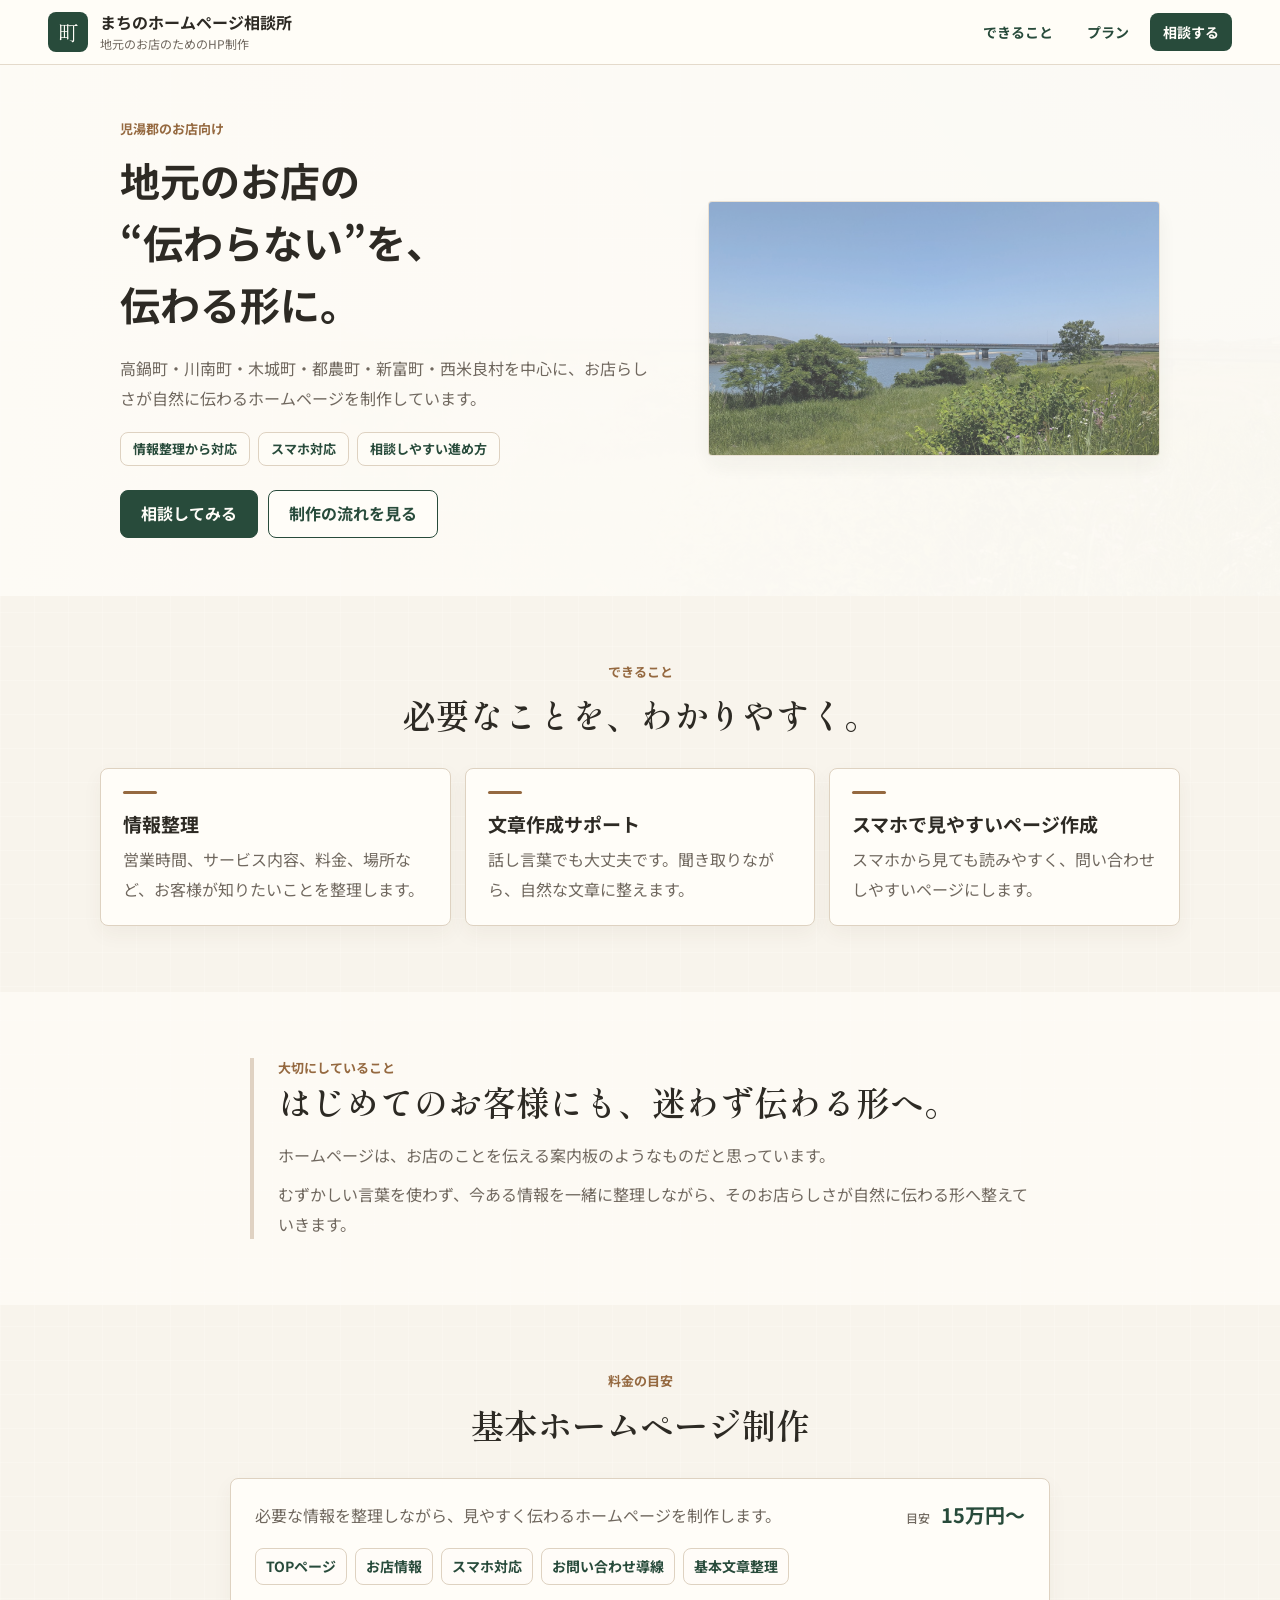
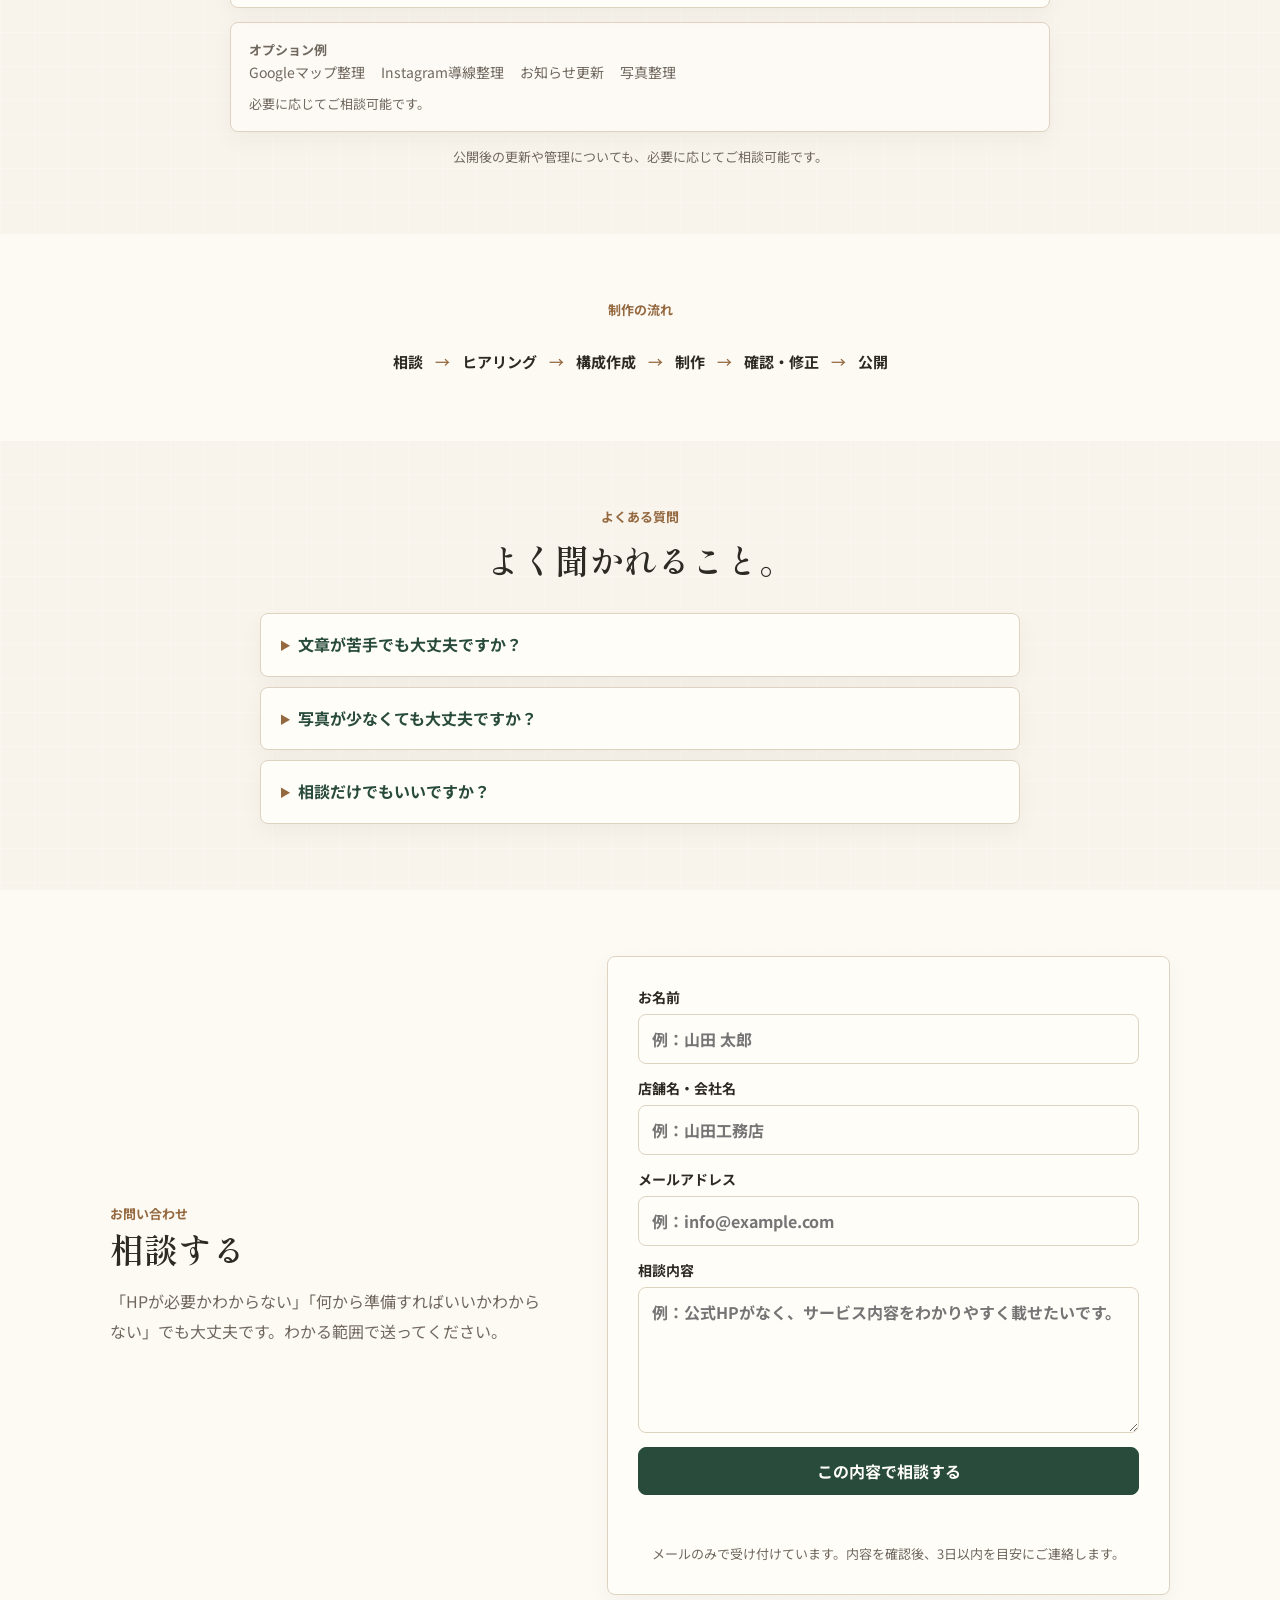
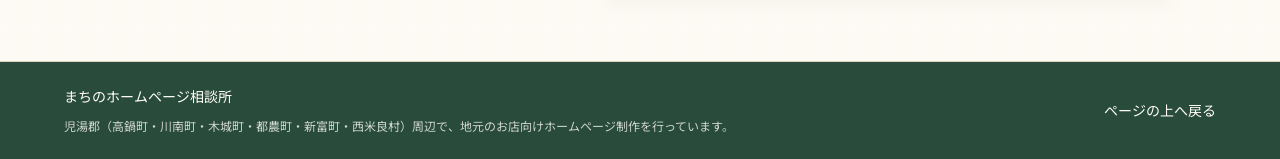
<file: index.html>
<!doctype html>
<html lang="ja">
  <head>
    <meta charset="UTF-8" />
    <meta name="viewport" content="width=device-width, initial-scale=1.0" />
    <meta
      name="description"
      content="児湯郡（高鍋町・川南町・木城町・都農町・新富町・西米良村）を中心に、地元のお店向けホームページを制作しています。"
    />
    <title>まちのホームページ相談所 | 地元のお店のためのHP制作</title>
    <link rel="preconnect" href="https://fonts.googleapis.com" />
    <link rel="preconnect" href="https://fonts.gstatic.com" crossorigin />
    <link
      href="https://fonts.googleapis.com/css2?family=Noto+Sans+JP:wght@400;500;700&family=Shippori+Mincho:wght@500;600&display=swap"
      rel="stylesheet"
    />
    <!-- Google tag (gtag.js) -->
    <script async src="https://www.googletagmanager.com/gtag/js?id=G-X60W0FZ02B"></script>
    <script>
      window.dataLayer = window.dataLayer || [];
      function gtag(){dataLayer.push(arguments);}
      gtag('js', new Date());

      gtag('config', 'G-X60W0FZ02B');
    </script>
    <link rel="stylesheet" href="./styles.css" />
    <script src="./app.js" defer></script>
  </head>
  <body>
    <header class="site-header">
      <a class="brand" href="#top" aria-label="まちのホームページ相談所 トップへ">
        <span class="brand-mark">町</span>
        <span>
          <strong>まちのホームページ相談所</strong>
          <small>地元のお店のためのHP制作</small>
        </span>
      </a>
      <nav class="header-nav" aria-label="ページ内メニュー">
        <a href="#service">できること</a>
        <a href="#plans">プラン</a>
        <a href="#contact">相談する</a>
      </nav>
    </header>

    <main id="top">
      <section class="hero section-band">
        <div class="hero-inner">
          <div class="hero-copy">
            <p class="kicker">児湯郡のお店向け</p>
            <h1>地元のお店の<br />“伝わらない”を、<br />伝わる形に。</h1>
            <p class="hero-lead">
              高鍋町・川南町・木城町・都農町・新富町・西米良村を中心に、お店らしさが自然に伝わるホームページを制作しています。
            </p>
            <div class="hero-points" aria-label="サービスの特徴">
              <span>情報整理から対応</span>
              <span>スマホ対応</span>
              <span>相談しやすい進め方</span>
            </div>
            <div class="hero-actions" aria-label="主な行動">
              <a class="button primary" href="#contact">相談してみる</a>
              <a class="button secondary" href="#flow">制作の流れを見る</a>
            </div>
          </div>

          <div class="hero-visual" aria-label="地元の風景イメージ">
            <img src="./local-river-bridge.jpg" alt="川沿いの緑と橋が見える地元の風景" />
          </div>
        </div>
      </section>

      <section class="section can-do" id="service">
        <div class="section-heading">
          <p class="kicker">できること</p>
          <h2>必要なことを、わかりやすく。</h2>
        </div>
        <div class="service-grid">
          <article>
            <h3>情報整理</h3>
            <p>営業時間、サービス内容、料金、場所など、お客様が知りたいことを整理します。</p>
          </article>
          <article>
            <h3>文章作成サポート</h3>
            <p>話し言葉でも大丈夫です。聞き取りながら、自然な文章に整えます。</p>
          </article>
          <article>
            <h3>スマホで見やすいページ作成</h3>
            <p>スマホから見ても読みやすく、問い合わせしやすいページにします。</p>
          </article>
        </div>
      </section>

      <section class="section story section-band" id="story">
        <div class="story-simple">
          <p class="kicker">大切にしていること</p>
          <h2>はじめてのお客様にも、迷わず伝わる形へ。</h2>
          <p>
            ホームページは、お店のことを伝える案内板のようなものだと思っています。
          </p>
          <p>
            むずかしい言葉を使わず、今ある情報を一緒に整理しながら、そのお店らしさが自然に伝わる形へ整えていきます。
          </p>
        </div>
      </section>

      <section class="section" id="plans">
        <div class="section-heading">
          <p class="kicker">料金の目安</p>
          <h2>基本ホームページ制作</h2>
        </div>
        <div class="plan-box">
          <article class="plan-main">
            <div>
              <p class="plan-text">
                必要な情報を整理しながら、見やすく伝わるホームページを制作します。
              </p>
            </div>
            <p class="price"><span>目安</span> 15万円〜</p>
            <ul class="plan-items">
              <li>TOPページ</li>
              <li>お店情報</li>
              <li>スマホ対応</li>
              <li>お問い合わせ導線</li>
              <li>基本文章整理</li>
            </ul>
          </article>

          <div class="option-box">
            <p class="option-title">オプション例</p>
            <ul>
              <li>Googleマップ整理</li>
              <li>Instagram導線整理</li>
              <li>お知らせ更新</li>
              <li>写真整理</li>
            </ul>
            <p>必要に応じてご相談可能です。</p>
          </div>
        </div>
        <p class="plans-note">公開後の更新や管理についても、必要に応じてご相談可能です。</p>
      </section>

      <section class="section flow section-band" id="flow">
        <div class="section-heading">
          <p class="kicker">制作の流れ</p>
        </div>
        <ol class="flow-list">
          <li>相談</li>
          <li>ヒアリング</li>
          <li>構成作成</li>
          <li>制作</li>
          <li>確認・修正</li>
          <li>公開</li>
        </ol>
      </section>

      <section class="section faq" id="faq">
        <div class="section-heading">
          <p class="kicker">よくある質問</p>
          <h2>よく聞かれること。</h2>
        </div>
        <div class="faq-list">
          <details>
            <summary>文章が苦手でも大丈夫ですか？</summary>
            <p>大丈夫です。お話を聞きながら、自然でわかりやすい文章に整えます。</p>
          </details>
          <details>
            <summary>写真が少なくても大丈夫ですか？</summary>
            <p>今ある写真を活かしつつ、必要な写真や撮り方も一緒に考えます。</p>
          </details>
          <details>
            <summary>相談だけでもいいですか？</summary>
            <p>もちろんです。まだ作るか迷っている段階でも、お気軽にご相談ください。</p>
          </details>
        </div>
      </section>

      <section class="section contact section-band" id="contact">
        <div class="contact-inner">
          <div>
            <p class="kicker">お問い合わせ</p>
            <h2>相談する</h2>
            <p>
              「HPが必要かわからない」「何から準備すればいいかわからない」でも大丈夫です。わかる範囲で送ってください。
            </p>
          </div>
          <form class="contact-form" aria-label="お問い合わせフォーム">
            <label>
              <span>お名前</span>
              <input type="text" name="name" placeholder="例：山田 太郎" autocomplete="name" required />
            </label>
            <label>
              <span>店舗名・会社名</span>
              <input type="text" name="shop" placeholder="例：山田工務店" autocomplete="organization" />
            </label>
            <label>
              <span>メールアドレス</span>
              <input type="email" name="email" placeholder="例：info@example.com" autocomplete="email" required />
            </label>
            <label>
              <span>相談内容</span>
              <textarea name="message" rows="5" placeholder="例：公式HPがなく、サービス内容をわかりやすく載せたいです。" required></textarea>
            </label>
            <input type="hidden" name="_subject" value="【まちのホームページ相談所】お問い合わせがありました" />
            <button class="button primary form-button" type="submit">この内容で相談する</button>
            <p class="form-status" aria-live="polite"></p>
            <p class="form-note">メールのみで受け付けています。内容を確認後、3日以内を目安にご連絡します。</p>
          </form>
        </div>
      </section>
    </main>

    <footer class="site-footer">
      <div>
        <p>まちのホームページ相談所</p>
        <small>児湯郡（高鍋町・川南町・木城町・都農町・新富町・西米良村）周辺で、地元のお店向けホームページ制作を行っています。</small>
      </div>
      <a href="#top">ページの上へ戻る</a>
    </footer>
  </body>
</html>
</file>
<file: styles.css>
:root {
  color-scheme: light;
  --bg: #f8f4ec;
  --paper: #fffdf8;
  --ink: #2d2a24;
  --muted: #70685f;
  --line: #ded2c1;
  --green: #284b3b;
  --green-soft: #eef4ee;
  --wood: #956940;
  --shadow: 0 14px 34px rgba(74, 53, 30, 0.1);
}

* {
  box-sizing: border-box;
}

html {
  scroll-behavior: smooth;
}

body {
  margin: 0;
  min-width: 320px;
  overflow-x: hidden;
  background:
    linear-gradient(rgba(255, 253, 248, 0.28) 1px, transparent 1px),
    linear-gradient(90deg, rgba(255, 253, 248, 0.28) 1px, transparent 1px),
    var(--bg);
  background-size: 34px 34px;
  color: var(--ink);
  font-family: "Noto Sans JP", system-ui, sans-serif;
  letter-spacing: 0;
}

img {
  display: block;
  max-width: 100%;
}

a {
  color: inherit;
  text-decoration: none;
}

button,
input,
textarea {
  font: inherit;
}

h1,
h2,
h3,
p {
  margin-top: 0;
}

h1,
h2 {
  font-family: "Shippori Mincho", serif;
  font-weight: 600;
  line-height: 1.42;
}

h1 {
  max-width: 680px;
  margin-bottom: 18px;
  font-family: "Noto Sans JP", system-ui, sans-serif;
  font-size: clamp(30px, 3.5vw, 40px);
  font-weight: 700;
  line-height: 1.55;
}

h2 {
  font-size: clamp(24px, 3vw, 34px);
}

h3 {
  margin-bottom: 8px;
  font-size: 19px;
  line-height: 1.45;
}

p,
li {
  color: var(--muted);
  font-size: 16px;
  line-height: 1.85;
  overflow-wrap: anywhere;
}

.site-header {
  position: sticky;
  top: 0;
  z-index: 10;
  display: flex;
  align-items: center;
  justify-content: space-between;
  gap: 18px;
  padding: 12px clamp(18px, 4vw, 48px);
  border-bottom: 1px solid rgba(222, 210, 193, 0.8);
  background: rgba(255, 253, 248, 0.94);
  backdrop-filter: blur(12px);
}

.brand {
  display: flex;
  align-items: center;
  gap: 12px;
  min-width: 0;
}

.brand-mark {
  display: inline-grid;
  width: 40px;
  height: 40px;
  flex: 0 0 auto;
  place-items: center;
  border-radius: 8px;
  background: var(--green);
  color: #fffdf8;
  font-family: "Shippori Mincho", serif;
  font-size: 21px;
}

.brand strong,
.brand small {
  display: block;
}

.brand strong {
  font-size: 16px;
  line-height: 1.3;
}

.brand small {
  margin-top: 2px;
  color: var(--muted);
  font-size: 12px;
}

.header-nav {
  display: flex;
  align-items: center;
  gap: 8px;
}

.header-nav a {
  min-height: 38px;
  display: inline-flex;
  align-items: center;
  justify-content: center;
  border-radius: 8px;
  padding: 0 13px;
  color: var(--green);
  font-size: 14px;
  font-weight: 700;
  white-space: nowrap;
}

.header-nav a:last-child {
  background: var(--green);
  color: #fffdf8;
}

.section {
  padding: 66px clamp(20px, 5vw, 68px);
}

.section-band {
  background: rgba(255, 253, 248, 0.72);
}

.section-heading {
  width: min(100%, 760px);
  margin: 0 auto 28px;
  text-align: center;
}

.kicker {
  margin-bottom: 9px;
  color: var(--wood);
  font-size: 13px;
  font-weight: 700;
  line-height: 1.6;
}

.button {
  min-height: 48px;
  display: inline-flex;
  align-items: center;
  justify-content: center;
  border: 1px solid var(--green);
  border-radius: 8px;
  padding: 0 20px;
  font-weight: 700;
  line-height: 1.4;
  transition:
    transform 0.18s ease,
    box-shadow 0.18s ease;
}

.button:hover {
  transform: translateY(-2px);
  box-shadow: 0 10px 20px rgba(40, 75, 59, 0.12);
}

.button.primary {
  background: var(--green);
  color: #fffdf8;
}

.button.secondary {
  background: #fffdf8;
  color: var(--green);
}

.hero {
  position: relative;
  overflow: hidden;
  padding-right: clamp(20px, 5vw, 68px);
  padding-left: clamp(20px, 5vw, 68px);
  padding-top: 54px;
  padding-bottom: 58px;
}

.hero::before {
  content: "";
  position: absolute;
  inset: 0;
  z-index: 0;
  background:
    linear-gradient(90deg, rgba(255, 253, 248, 1) 0%, rgba(255, 253, 248, 0.98) 52%, rgba(255, 253, 248, 0.95) 100%),
    url("./local-river-bridge.jpg") center 58% / cover no-repeat;
  opacity: 0.46;
}

.hero-inner {
  position: relative;
  z-index: 1;
  width: min(100%, 1040px);
  display: grid;
  grid-template-columns: minmax(0, 1.08fr) minmax(300px, 0.92fr);
  align-items: center;
  gap: clamp(28px, 5vw, 58px);
  margin: 0 auto;
}

.hero-inner > *,
.hero-copy {
  min-width: 0;
}

.hero-lead {
  max-width: 680px;
  margin-bottom: 18px;
  font-size: 16px;
  line-height: 1.9;
}

.hero-points {
  display: flex;
  flex-wrap: wrap;
  gap: 8px;
  margin-bottom: 24px;
}

.hero-points span {
  display: inline-flex;
  align-items: center;
  min-height: 34px;
  border: 1px solid var(--line);
  border-radius: 8px;
  padding: 0 12px;
  background: rgba(255, 253, 248, 0.76);
  color: var(--green);
  font-size: 13px;
  font-weight: 700;
}

.hero-actions {
  display: flex;
  flex-wrap: wrap;
  gap: 10px;
}

.hero-visual {
  position: relative;
  overflow: hidden;
  border: 1px solid rgba(222, 210, 193, 0.7);
  border-radius: 4px;
  background: rgba(255, 253, 248, 0.28);
  box-shadow: 0 10px 24px rgba(74, 53, 30, 0.06);
  opacity: 0.88;
}

.hero-visual::after {
  content: "";
  position: absolute;
  inset: 0;
  background: rgba(255, 253, 248, 0.12);
  pointer-events: none;
}

.hero-visual img {
  width: 100%;
  aspect-ratio: 16 / 9;
  object-fit: cover;
  filter: saturate(0.82) sepia(0.04) contrast(0.96);
}

.service-grid {
  width: min(100%, 1080px);
  display: grid;
  grid-template-columns: repeat(3, minmax(0, 1fr));
  gap: 14px;
  margin: 0 auto;
}

.service-grid article,
.plan-main,
.option-box,
.faq-list details,
.contact-form {
  border: 1px solid var(--line);
  border-radius: 8px;
  background: var(--paper);
  box-shadow: 0 8px 20px rgba(74, 53, 30, 0.05);
}

.service-grid article {
  padding: 22px 22px 20px;
}

.service-grid article::before {
  content: "";
  display: block;
  width: 34px;
  height: 3px;
  margin-bottom: 16px;
  border-radius: 999px;
  background: var(--wood);
}

.service-grid p,
.plan-main p,
.option-box p,
.story-simple p,
.contact-inner p {
  margin-bottom: 0;
}

.story-simple {
  width: min(100%, 780px);
  margin: 0 auto;
  border-left: 4px solid rgba(149, 105, 64, 0.28);
  padding-left: 24px;
}

.story-simple h2 {
  margin-bottom: 14px;
}

.story-simple p + p {
  margin-top: 10px;
}

.plan-box {
  width: min(100%, 820px);
  display: grid;
  gap: 14px;
  margin: 0 auto;
}

.plan-main {
  display: grid;
  grid-template-columns: minmax(0, 1fr) auto;
  gap: 16px 28px;
  align-items: start;
  padding: 22px 24px;
}

.plan-text {
  max-width: 560px;
}

.price {
  margin: 0;
  color: var(--green);
  font-size: 20px;
  font-weight: 700;
  line-height: 1.4;
  white-space: nowrap;
}

.price span {
  margin-right: 6px;
  color: var(--muted);
  font-size: 12px;
  font-weight: 500;
}

.plan-items {
  grid-column: 1 / -1;
  display: flex;
  flex-wrap: wrap;
  gap: 8px;
  margin: 2px 0 0;
  padding: 0;
  list-style: none;
}

.plan-items li,
.option-box li {
  font-size: 14px;
  line-height: 1.6;
}

.plan-items li {
  border: 1px solid var(--line);
  border-radius: 8px;
  padding: 6px 10px;
  background: rgba(255, 253, 248, 0.72);
  color: var(--green);
  font-weight: 700;
}

.option-box {
  padding: 16px 18px;
  background: rgba(255, 253, 248, 0.74);
}

.option-title {
  margin-bottom: 10px;
  color: var(--wood);
  font-size: 13px;
  font-weight: 700;
}

.option-box ul {
  display: flex;
  flex-wrap: wrap;
  gap: 8px 16px;
  margin: 0 0 10px;
  padding: 0;
  list-style: none;
}

.option-box li {
  color: var(--muted);
}

.option-box p {
  color: var(--muted);
  font-size: 13px;
  line-height: 1.7;
}

.plans-note {
  width: min(100%, 760px);
  margin: 14px auto 0;
  font-size: 13px;
  line-height: 1.7;
  text-align: center;
}

.flow-list {
  width: min(100%, 860px);
  display: flex;
  flex-wrap: wrap;
  justify-content: center;
  gap: 8px 0;
  margin: 0 auto;
  padding: 0;
  list-style: none;
}

.flow-list li {
  display: inline-flex;
  align-items: center;
  color: var(--ink);
  font-size: 15px;
  font-weight: 700;
  line-height: 1.7;
  text-align: center;
}

.flow-list li:not(:last-child)::after {
  content: "→";
  margin: 0 12px;
  color: var(--wood);
  font-weight: 500;
}

.faq-list {
  width: min(100%, 760px);
  display: grid;
  gap: 10px;
  margin: 0 auto;
}

.faq-list details {
  overflow: hidden;
}

.faq-list summary {
  cursor: pointer;
  padding: 18px 20px;
  color: var(--green);
  font-weight: 700;
  line-height: 1.6;
}

.faq-list summary::marker {
  color: var(--wood);
}

.faq-list p {
  margin: 0;
  padding: 0 20px 18px;
}

.contact-inner {
  width: min(100%, 1060px);
  display: grid;
  grid-template-columns: minmax(0, 0.78fr) minmax(320px, 1fr);
  gap: clamp(28px, 5vw, 58px);
  align-items: center;
  margin: 0 auto;
}

.contact-inner h2 {
  margin-bottom: 14px;
}

.contact-form {
  display: grid;
  gap: 14px;
  padding: clamp(22px, 4vw, 30px);
}

.contact-form label {
  display: grid;
  gap: 7px;
  color: var(--ink);
  font-weight: 700;
}

.contact-form span {
  font-size: 14px;
}

.contact-form input,
.contact-form textarea {
  width: 100%;
  border: 1px solid var(--line);
  border-radius: 8px;
  padding: 12px 13px;
  background: #fffdf8;
  color: var(--ink);
  outline: none;
}

.contact-form textarea {
  resize: vertical;
}

.contact-form input:focus,
.contact-form textarea:focus {
  border-color: var(--green);
  box-shadow: 0 0 0 3px rgba(40, 75, 59, 0.12);
}

.form-button {
  width: 100%;
  cursor: pointer;
}

.form-button:disabled {
  cursor: wait;
  opacity: 0.72;
}

.form-status {
  min-height: 1.6em;
  margin: 0;
  font-size: 13px;
  line-height: 1.6;
  text-align: center;
}

.form-status[data-type="success"] {
  color: var(--green);
}

.form-status[data-type="error"] {
  color: #9a4b38;
}

.form-note {
  margin: 0;
  font-size: 13px;
  line-height: 1.6;
  text-align: center;
}

.site-footer {
  display: flex;
  align-items: center;
  justify-content: space-between;
  gap: 14px;
  padding: 22px clamp(20px, 5vw, 68px);
  border-top: 1px solid var(--line);
  background: var(--green);
}

.site-footer p,
.site-footer small,
.site-footer a {
  margin: 0;
  color: #fffdf8;
}

.site-footer p,
.site-footer a {
  font-size: 14px;
}

.site-footer small {
  display: block;
  max-width: 720px;
  margin-top: 6px;
  color: rgba(255, 253, 248, 0.78);
  font-size: 12px;
  line-height: 1.7;
}

@media (max-width: 920px) {
  .site-header {
    align-items: flex-start;
    flex-direction: column;
  }

  .header-nav {
    width: 100%;
    overflow-x: auto;
    padding-bottom: 2px;
  }

  .contact-inner {
    grid-template-columns: 1fr;
  }

  .service-grid {
    grid-template-columns: 1fr;
  }

  .plan-main {
    grid-template-columns: 1fr;
  }

  .price {
    white-space: normal;
  }

  .flow-list {
    grid-template-columns: repeat(3, minmax(0, 1fr));
  }
}

@media (max-width: 760px) {
  .hero-inner {
    grid-template-columns: 1fr;
  }
}

@media (max-width: 640px) {
  .site-header {
    padding: 12px 16px;
  }

  .brand strong {
    font-size: 14px;
  }

  .brand small {
    font-size: 11px;
  }

  .header-nav a {
    padding: 0 12px;
  }

  .section {
    padding: 52px 18px;
  }

  .hero {
    padding-right: 18px;
    padding-left: 18px;
    padding-top: 42px;
    padding-bottom: 52px;
  }

  h1 {
    font-size: 27px;
    line-height: 1.55;
  }

  h2 {
    font-size: 25px;
  }

  .hero-lead {
    font-size: 16px;
    line-height: 1.85;
  }

  .hero-actions,
  .button {
    width: 100%;
  }

  .hero-points {
    display: flex;
    gap: 7px;
  }

  .hero-points span {
    min-height: 32px;
    justify-content: center;
    padding: 0 10px;
    font-size: 12px;
  }

  .story-simple {
    padding-left: 18px;
  }

  .flow-list {
    grid-template-columns: repeat(2, minmax(0, 1fr));
  }

  .flow-list li {
    min-height: 82px;
  }

  .site-footer {
    align-items: flex-start;
    flex-direction: column;
  }
}
</file>
